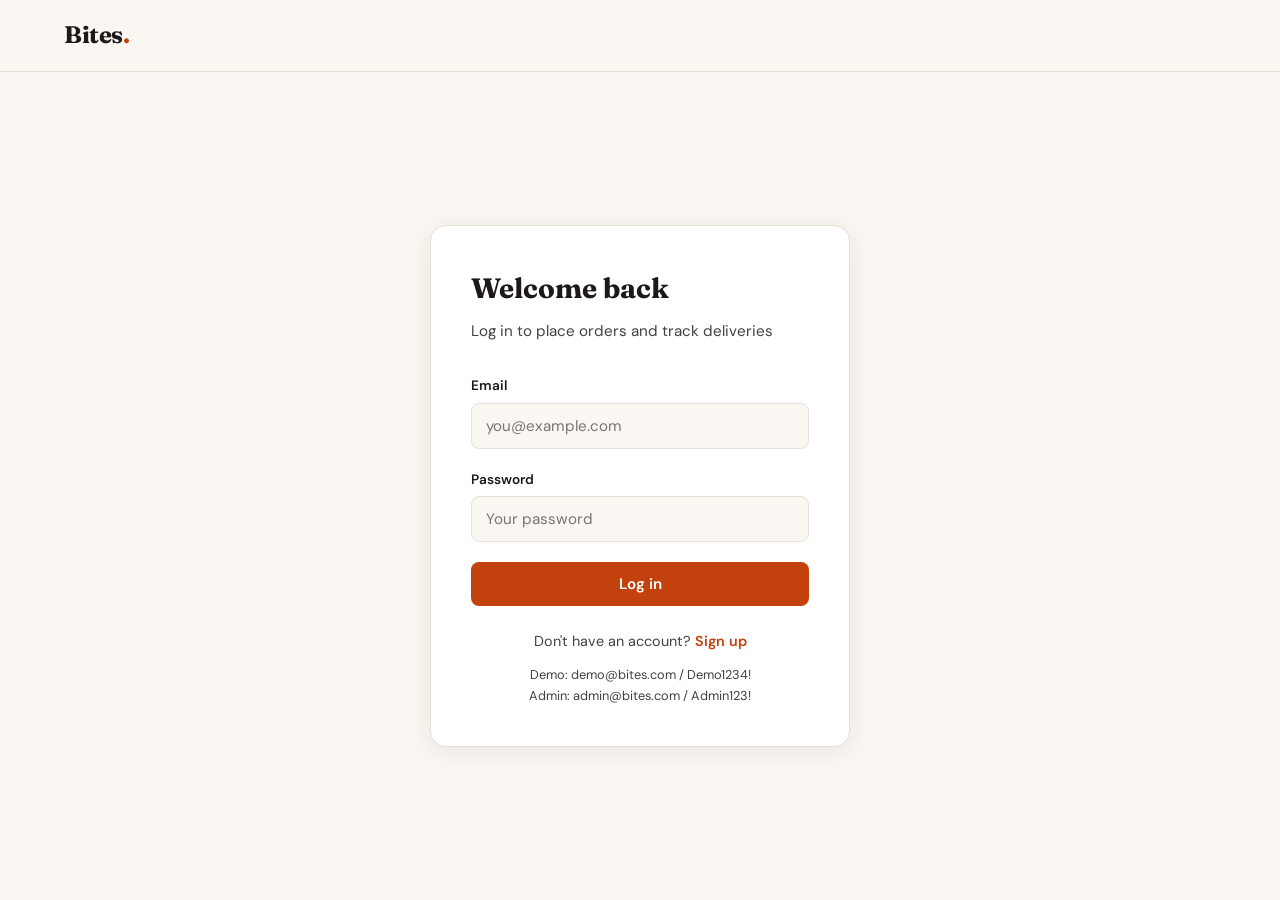
<file: admin.html>
<!doctype html>
<html lang="en">
  <head>
    <meta charset="UTF-8" />
    <meta name="viewport" content="width=device-width, initial-scale=1.0" />
    <title>Admin — Bites</title>
    <link rel="stylesheet" href="css/styles.css" />
  </head>
  <body>
    <nav class="navbar">
      <div class="nav-inner">
        <a href="index.html" class="logo">Bites<span>.</span></a>
        <ul class="nav-links">
          <li><a href="index.html">Menu</a></li>
          <li><a href="admin.html" class="active">Admin</a></li>
        </ul>
        <div class="nav-actions">
          <div id="user-menu" style="display: flex">
            <span class="user-greeting"
              >Admin: <strong id="user-name"></strong
            ></span>
            <a href="#" id="logout-btn" class="btn btn-ghost btn-sm">Logout</a>
          </div>
        </div>
      </div>
    </nav>

    <section class="section">
      <div class="section-header">
        <h2>Admin dashboard</h2>
        <p>Manage orders and menu items</p>
      </div>

      <div class="admin-tabs">
        <button class="tab-btn active" data-tab="orders">Orders</button>
        <button class="tab-btn" data-tab="menu">Add menu item</button>
      </div>

      <div id="tab-orders">
        <div class="admin-table-wrap">
          <table class="admin-table">
            <thead>
              <tr>
                <th>ID</th>
                <th>Customer</th>
                <th>Items</th>
                <th>Total</th>
                <th>Status</th>
                <th>Date</th>
              </tr>
            </thead>
            <tbody id="orders-table-body">
              <tr>
                <td colspan="6" class="loading">Loading...</td>
              </tr>
            </tbody>
          </table>
        </div>
      </div>

      <div id="tab-menu" style="display: none">
        <div class="auth-card" style="max-width: 520px">
          <h1 style="font-size: 1.25rem; margin-bottom: 20px">Add new dish</h1>
          <div id="menu-error" class="form-error"></div>
          <div
            id="menu-success"
            class="form-error"
            style="background: #ecfdf5; color: #065f46; display: none"
          ></div>
          <form id="add-menu-form">
            <div class="form-group">
              <label for="item-name">Name</label>
              <input type="text" id="item-name" required />
            </div>
            <div class="form-group">
              <label for="item-desc">Description</label>
              <textarea id="item-desc" required></textarea>
            </div>
            <div class="form-group">
              <label for="item-price">Price ($)</label>
              <input
                type="number"
                id="item-price"
                step="0.01"
                min="0.01"
                required
              />
            </div>
            <div class="form-group">
              <label for="item-image">Image URL</label>
              <input
                type="url"
                id="item-image"
                required
                placeholder="https://images.unsplash.com/..."
              />
            </div>
            <div class="form-group">
              <label for="item-category">Category</label>
              <select id="item-category" required></select>
            </div>
            <div class="form-group" style="display: flex; gap: 20px">
              <label
                ><input type="checkbox" id="item-available" checked />
                Available</label
              >
              <label
                ><input type="checkbox" id="item-featured" /> Featured</label
              >
            </div>
            <button type="submit" class="btn btn-primary">Add dish</button>
          </form>
        </div>
      </div>
    </section>

    <script src="js/config.js"></script>
    <script src="js/mock-data.js"></script>
    <script src="js/api.js"></script>
    <script src="js/auth.js"></script>
    <script>
      if (!Auth.requireAdmin()) throw new Error("admin required");

      const statuses = [
        "Pending",
        "Confirmed",
        "Preparing",
        "OutForDelivery",
        "Delivered",
        "Cancelled",
      ];

      document.querySelectorAll(".tab-btn").forEach((btn) => {
        btn.addEventListener("click", () => {
          document
            .querySelectorAll(".tab-btn")
            .forEach((b) => b.classList.remove("active"));
          btn.classList.add("active");
          document.getElementById("tab-orders").style.display =
            btn.dataset.tab === "orders" ? "block" : "none";
          document.getElementById("tab-menu").style.display =
            btn.dataset.tab === "menu" ? "block" : "none";
        });
      });

      async function loadOrders() {
        const tbody = document.getElementById("orders-table-body");
        try {
          const orders = await Api.get("/admin/orders");
          if (orders.length === 0) {
            tbody.innerHTML = '<tr><td colspan="6">No orders yet</td></tr>';
            return;
          }
          tbody.innerHTML = orders
            .map(
              (o) => `
          <tr>
            <td>#${o.id}</td>
            <td>${o.customerName}<br><small style="color:var(--ink-soft)">${o.customerEmail}</small></td>
            <td>${o.itemCount} items</td>
            <td>$${o.totalAmount.toFixed(2)}</td>
            <td>
              <select class="status-select" data-order="${o.id}">
                ${statuses.map((s) => `<option value="${s}" ${s === o.status ? "selected" : ""}>${s}</option>`).join("")}
              </select>
            </td>
            <td>${new Date(o.createdAt).toLocaleDateString()}</td>
          </tr>
        `,
            )
            .join("");

          tbody.querySelectorAll(".status-select").forEach((select) => {
            select.addEventListener("change", async () => {
              try {
                await Api.patch(
                  `/admin/orders/${select.dataset.order}/status`,
                  {
                    status: select.value,
                  },
                );
              } catch (err) {
                alert(err.message);
                loadOrders();
              }
            });
          });
        } catch (err) {
          tbody.innerHTML = `<tr><td colspan="6">Error: ${err.message}</td></tr>`;
        }
      }

      async function loadCategories() {
        const select = document.getElementById("item-category");
        const categories = await Api.get("/menu/categories");
        select.innerHTML = categories
          .map((c) => `<option value="${c.id}">${c.name}</option>`)
          .join("");
      }

      document
        .getElementById("add-menu-form")
        .addEventListener("submit", async (e) => {
          e.preventDefault();
          const errorEl = document.getElementById("menu-error");
          const successEl = document.getElementById("menu-success");
          errorEl.classList.remove("show");
          successEl.style.display = "none";

          try {
            await Api.post("/admin/menu", {
              name: document.getElementById("item-name").value,
              description: document.getElementById("item-desc").value,
              price: parseFloat(document.getElementById("item-price").value),
              imageUrl: document.getElementById("item-image").value,
              categoryId: parseInt(
                document.getElementById("item-category").value,
              ),
              isAvailable: document.getElementById("item-available").checked,
              isFeatured: document.getElementById("item-featured").checked,
            });
            e.target.reset();
            document.getElementById("item-available").checked = true;
            successEl.textContent = "Dish added successfully!";
            successEl.style.display = "block";
          } catch (err) {
            errorEl.textContent = err.message;
            errorEl.classList.add("show");
          }
        });

      document.addEventListener("DOMContentLoaded", () => {
        loadOrders();
        loadCategories();
      });
    </script>
  </body>
</html>
</file>
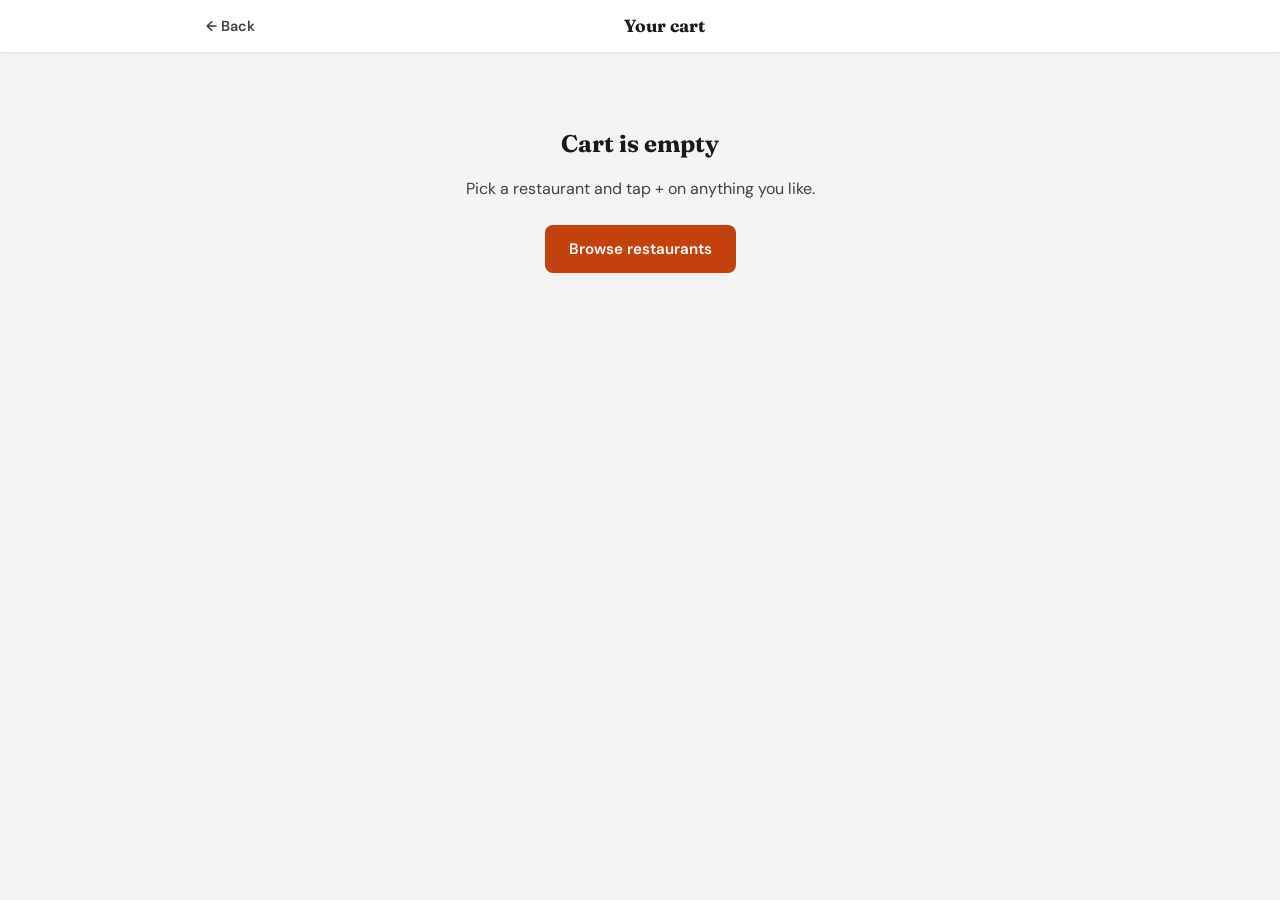
<file: cart.html>
<!doctype html>
<html lang="en">
  <head>
    <meta charset="UTF-8" />
    <meta name="viewport" content="width=device-width, initial-scale=1.0" />
    <title>Cart — Bites</title>
    <link rel="stylesheet" href="css/styles.css" />
  </head>
  <body class="app-body">
    <header class="app-header simple">
      <div class="app-header-inner">
        <a href="index.html" class="back-link">← Back</a>
        <h1 class="page-title">Your cart</h1>
        <span></span>
      </div>
    </header>

    <main class="app-main checkout-main">
      <div id="cart-content"></div>
    </main>

    <script src="js/config.js"></script>
    <script src="js/utils.js"></script>
    <script src="js/mock-data.js"></script>
    <script src="js/api.js"></script>
    <script src="js/auth.js"></script>
    <script src="js/cart.js"></script>
    <script>
      function renderCart() {
        const container = document.getElementById("cart-content");
        const items = Cart.getItems();
        const restaurant = Cart.getRestaurant();

        if (items.length === 0) {
          container.innerHTML = `
          <div class="empty-state">
            <h2>Cart is empty</h2>
            <p>Pick a restaurant and tap + on anything you like.</p>
            <a href="index.html" class="btn btn-primary">Browse restaurants</a>
          </div>
        `;
          return;
        }

        const subtotal = Cart.getSubtotal();
        const delivery = Cart.getDeliveryFee();
        const total = Cart.getTotal();

        container.innerHTML = `
        <div class="checkout-restaurant">
          <span>Ordering from</span>
          <strong>${restaurant?.name || ""}</strong>
        </div>

        <div class="checkout-items">
          ${items
            .map(
              (item) => `
            <div class="checkout-item">
              <img src="${item.imageUrl}" alt="${item.name}">
              <div class="checkout-item-info">
                <strong>${item.name}</strong>
                <span>${Utils.formatPrice(item.price)}</span>
              </div>
              <div class="inline-qty">
                <button class="qty-btn-sm" data-action="decrease" data-id="${item.id}">−</button>
                <span>${item.quantity}</span>
                <button class="qty-btn-sm" data-action="increase" data-id="${item.id}">+</button>
              </div>
            </div>
          `,
            )
            .join("")}
        </div>

        <div class="checkout-section">
          <h3>Delivery address</h3>
          <textarea id="address" placeholder="Building, street, area, city..." rows="2"></textarea>
        </div>

        <div class="checkout-section">
          <h3>Notes <span class="optional">optional</span></h3>
          <input type="text" id="notes" placeholder="Ring bell, leave at door...">
        </div>

        <div class="checkout-summary">
          <div class="summary-row"><span>Subtotal</span><span>${Utils.formatPrice(subtotal)}</span></div>
          <div class="summary-row"><span>Delivery</span><span>${Utils.formatPrice(delivery)}</span></div>
          <div class="summary-row total"><span>Total</span><span>${Utils.formatPrice(total)}</span></div>
        </div>

        <div id="checkout-error" class="form-error"></div>
        <button id="checkout-btn" class="btn btn-primary btn-block btn-checkout">
          Continue to payment · ${Utils.formatPrice(total)}
        </button>
      `;

        container.querySelectorAll("[data-action]").forEach((btn) => {
          btn.addEventListener("click", () => {
            const id = parseInt(btn.dataset.id);
            const item = Cart.getItems().find((i) => i.id === id);
            if (!item) return;
            const qty =
              btn.dataset.action === "increase"
                ? item.quantity + 1
                : item.quantity - 1;
            Cart.updateQuantity(id, qty);
            renderCart();
          });
        });

        document
          .getElementById("checkout-btn")
          .addEventListener("click", goToPayment);
      }

      function goToPayment() {
        if (!Auth.isLoggedIn()) {
          window.location.href = "login.html";
          return;
        }

        const address = document.getElementById("address").value.trim();
        const errorEl = document.getElementById("checkout-error");
        errorEl.classList.remove("show");

        if (address.length < 5) {
          errorEl.textContent = "Please enter your delivery address.";
          errorEl.classList.add("show");
          return;
        }

        const restaurant = Cart.getRestaurant();
        sessionStorage.setItem(
          "checkoutDraft",
          JSON.stringify({
            address,
            notes: document.getElementById("notes").value.trim() || null,
            items: Cart.getItems(),
            total: Cart.getTotal(),
            subtotal: Cart.getSubtotal(),
            deliveryFee: Cart.getDeliveryFee(),
            restaurantName: restaurant?.name || "",
          }),
        );

        window.location.href = "payment.html";
      }

      document.addEventListener("DOMContentLoaded", renderCart);
    </script>
  </body>
</html>
</file>
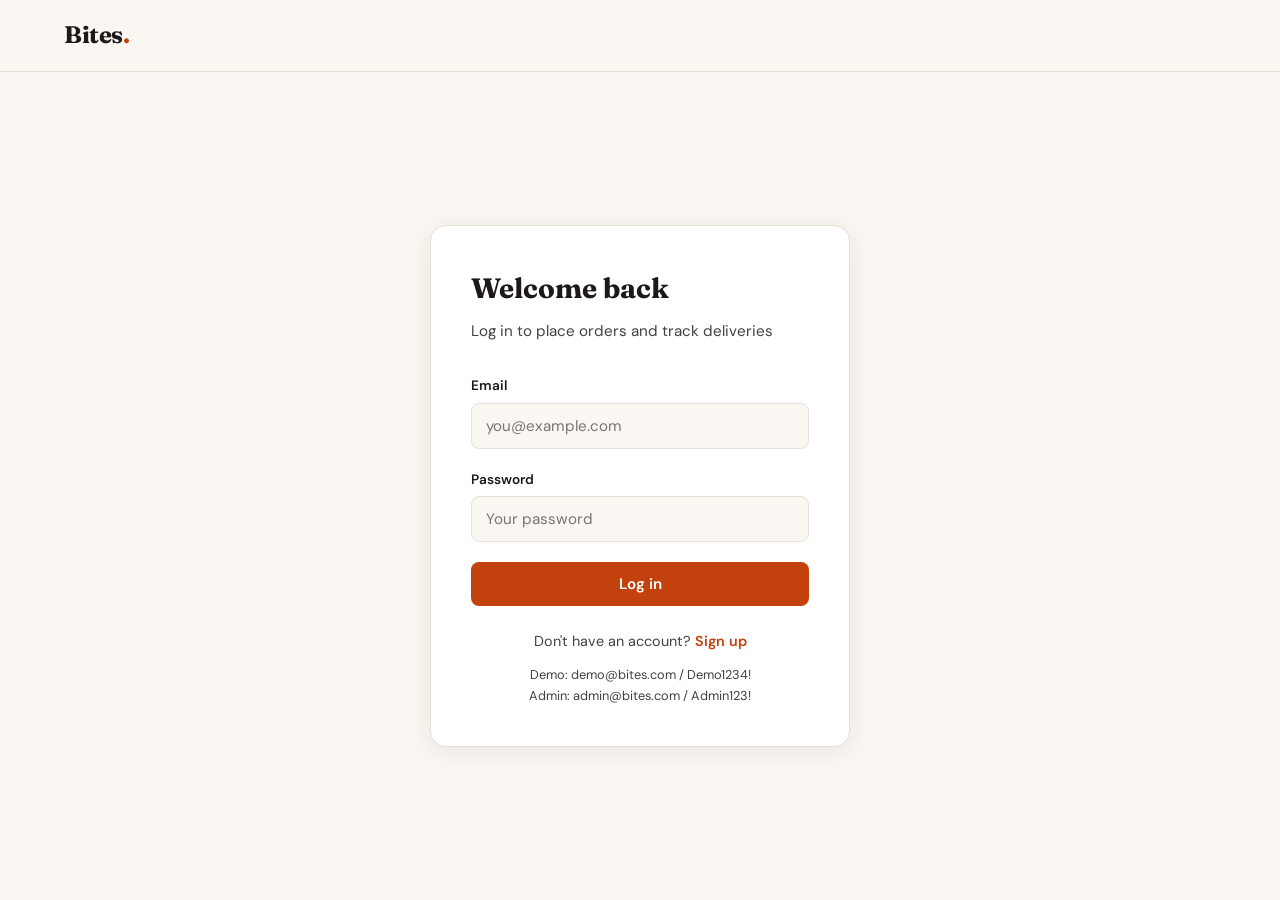
<file: login.html>
<!doctype html>
<html lang="en">
  <head>
    <meta charset="UTF-8" />
    <meta name="viewport" content="width=device-width, initial-scale=1.0" />
    <title>Log in — Bites</title>
    <link rel="stylesheet" href="css/styles.css" />
  </head>
  <body>
    <nav class="navbar">
      <div class="nav-inner">
        <a href="index.html" class="logo">Bites<span>.</span></a>
      </div>
    </nav>

    <main class="auth-page">
      <div class="auth-card">
        <h1>Welcome back</h1>
        <p class="subtitle">Log in to place orders and track deliveries</p>

        <div id="error" class="form-error"></div>

        <form id="login-form">
          <div class="form-group">
            <label for="email">Email</label>
            <input
              type="email"
              id="email"
              required
              placeholder="you@example.com"
            />
          </div>
          <div class="form-group">
            <label for="password">Password</label>
            <input
              type="password"
              id="password"
              required
              placeholder="Your password"
              minlength="8"
            />
          </div>
          <button type="submit" class="btn btn-primary btn-block">
            Log in
          </button>
        </form>

        <p class="auth-footer">
          Don't have an account? <a href="register.html">Sign up</a>
        </p>

        <p class="auth-footer" style="margin-top: 12px; font-size: 0.8rem">
          Demo: demo@bites.com / Demo1234!<br />
          Admin: admin@bites.com / Admin123!
        </p>
      </div>
    </main>

    <script src="js/config.js"></script>
    <script src="js/mock-data.js"></script>
    <script src="js/api.js"></script>
    <script src="js/auth.js"></script>
    <script>
      if (Auth.isLoggedIn()) window.location.href = "index.html";

      document
        .getElementById("login-form")
        .addEventListener("submit", async (e) => {
          e.preventDefault();
          const errorEl = document.getElementById("error");
          errorEl.classList.remove("show");

          try {
            const data = await Api.post("/auth/login", {
              email: document.getElementById("email").value,
              password: document.getElementById("password").value,
            });
            Auth.saveSession(data);
            window.location.href = "index.html";
          } catch (err) {
            errorEl.textContent = err.message;
            errorEl.classList.add("show");
          }
        });
    </script>
  </body>
</html>
</file>
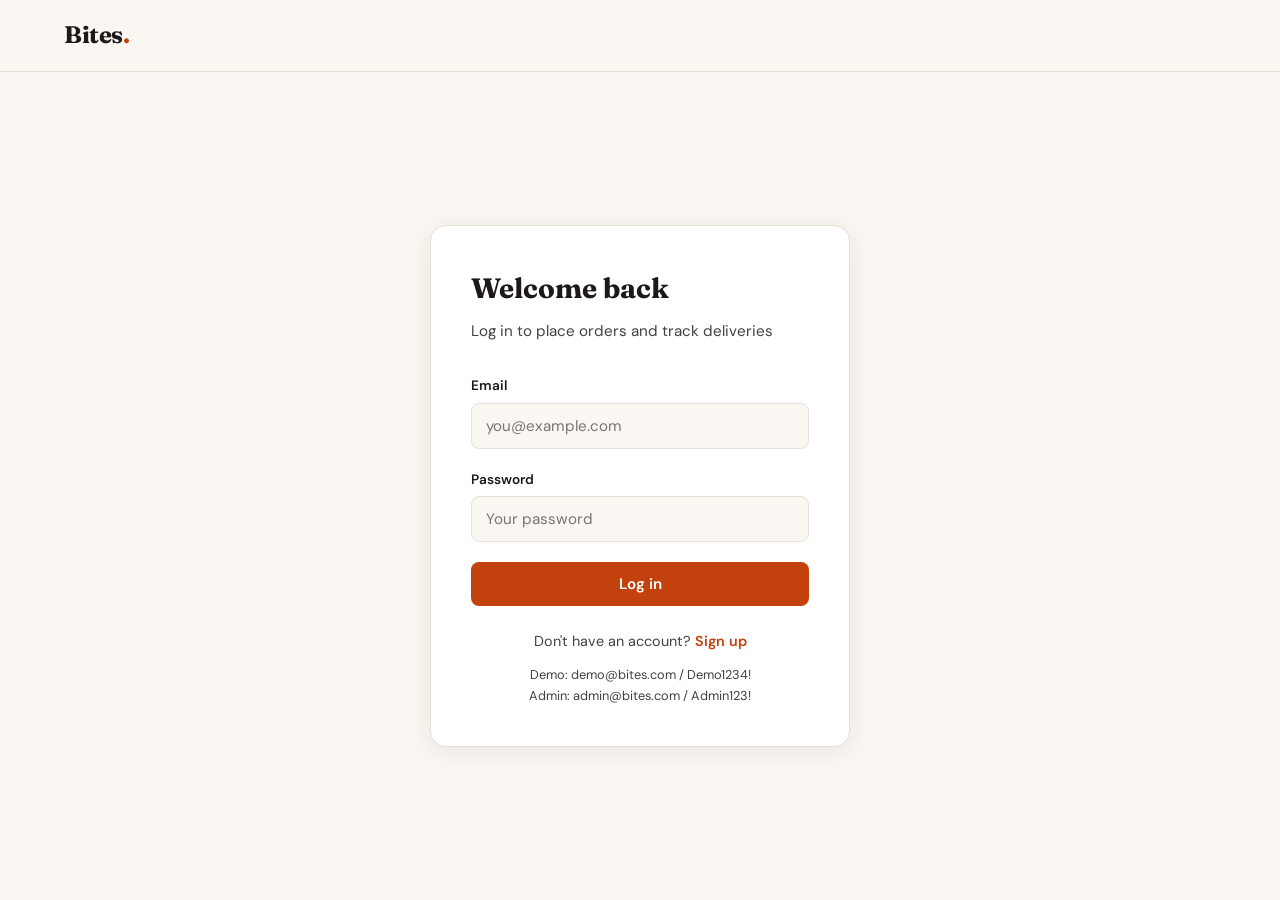
<file: orders.html>
<!doctype html>
<html lang="en">
  <head>
    <meta charset="UTF-8" />
    <meta name="viewport" content="width=device-width, initial-scale=1.0" />
    <title>My Orders — Bites</title>
    <link rel="stylesheet" href="css/styles.css" />
  </head>
  <body class="app-body">
    <header class="app-header simple">
      <div class="app-header-inner">
        <a href="index.html" class="back-link">← Home</a>
        <h1 class="page-title">My Orders</h1>
        <span></span>
      </div>
    </header>

    <main class="app-main">
      <div
        id="success-banner"
        class="success-banner"
        style="display: none"
      ></div>
      <div id="orders-list" class="orders-list">
        <div class="loading"><div class="spinner"></div></div>
      </div>
    </main>

    <script src="js/config.js"></script>
    <script src="js/utils.js"></script>
    <script src="js/mock-data.js"></script>
    <script src="js/api.js"></script>
    <script src="js/auth.js"></script>
    <script src="js/cart.js"></script>
    <script>
      if (!Auth.requireAuth()) throw new Error("auth required");

      function formatPayStatus(status) {
        const map = {
          Paid: "Paid ✓",
          PayOnDelivery: "Pay on delivery",
          AwaitingPayment: "Awaiting payment",
          Failed: "Failed",
        };
        return map[status] || status;
      }

      function formatDate(dateStr) {
        return new Date(dateStr).toLocaleDateString("en-EG", {
          month: "short",
          day: "numeric",
          hour: "2-digit",
          minute: "2-digit",
        });
      }

      function showSuccessBanner() {
        const lastOrder = sessionStorage.getItem("lastOrder");
        if (!lastOrder || !Utils.getQueryParam("success")) return;

        const order = JSON.parse(lastOrder);
        sessionStorage.removeItem("lastOrder");

        const banner = document.getElementById("success-banner");
        let extra = "";
        if (order.transactionId) {
          extra = `<div class="fawry-code">Transaction: <strong>${order.transactionId}</strong></div>`;
        } else if (order.paymentReference) {
          extra = `<div class="fawry-code">Ref: ${order.paymentReference}</div>`;
        }

        const paidLabel =
          order.paymentStatus === "PayOnDelivery"
            ? "Pay on delivery"
            : order.paymentStatus === "Paid"
              ? "✓ Paid"
              : order.paymentStatus;

        banner.style.display = "block";
        banner.innerHTML = `
        <strong>Order #${order.id} confirmed!</strong>
        <p>${order.paymentMethod} · ${paidLabel} · ${Utils.formatPrice(order.totalAmount)}</p>
        ${extra}
      `;
      }

      function renderOrders(orders) {
        const container = document.getElementById("orders-list");

        if (orders.length === 0) {
          container.innerHTML = `
          <div class="empty-state">
            <h2>No orders yet</h2>
            <p>Tap a restaurant and order something tasty.</p>
            <a href="index.html" class="btn btn-primary">Browse restaurants</a>
          </div>
        `;
          return;
        }

        container.innerHTML = orders
          .map(
            (order) => `
        <div class="order-card">
          <div class="order-header">
            <div>
              <h3>Order #${order.id}</h3>
              <div class="order-date">${formatDate(order.createdAt)}</div>
            </div>
            <span class="status-badge status-${order.status}">${order.status.replace(/([A-Z])/g, " $1").trim()}</span>
          </div>
          <div class="order-items-list">
            ${order.items.map((i) => `${i.quantity}× ${i.name}`).join(" · ")}
          </div>
          <div class="order-meta">
            <span>📍 ${order.deliveryAddress}</span>
            <span>💳 ${order.paymentMethod} · <span class="pay-status pay-${order.paymentStatus}">${formatPayStatus(order.paymentStatus)}</span>${order.transactionId ? ` · ${order.transactionId}` : ""}</span>
          </div>
          <div class="order-footer">
            <span class="order-total">${Utils.formatPrice(order.totalAmount)}</span>
          </div>
        </div>
      `,
          )
          .join("");
      }

      document.addEventListener("DOMContentLoaded", async () => {
        showSuccessBanner();
        try {
          const orders = await Api.get("/orders");
          renderOrders(orders);
        } catch (err) {
          document.getElementById("orders-list").innerHTML = `
          <div class="empty-state"><h2>Could not load orders</h2><p>${err.message}</p></div>
        `;
        }
      });
    </script>
  </body>
</html>
</file>
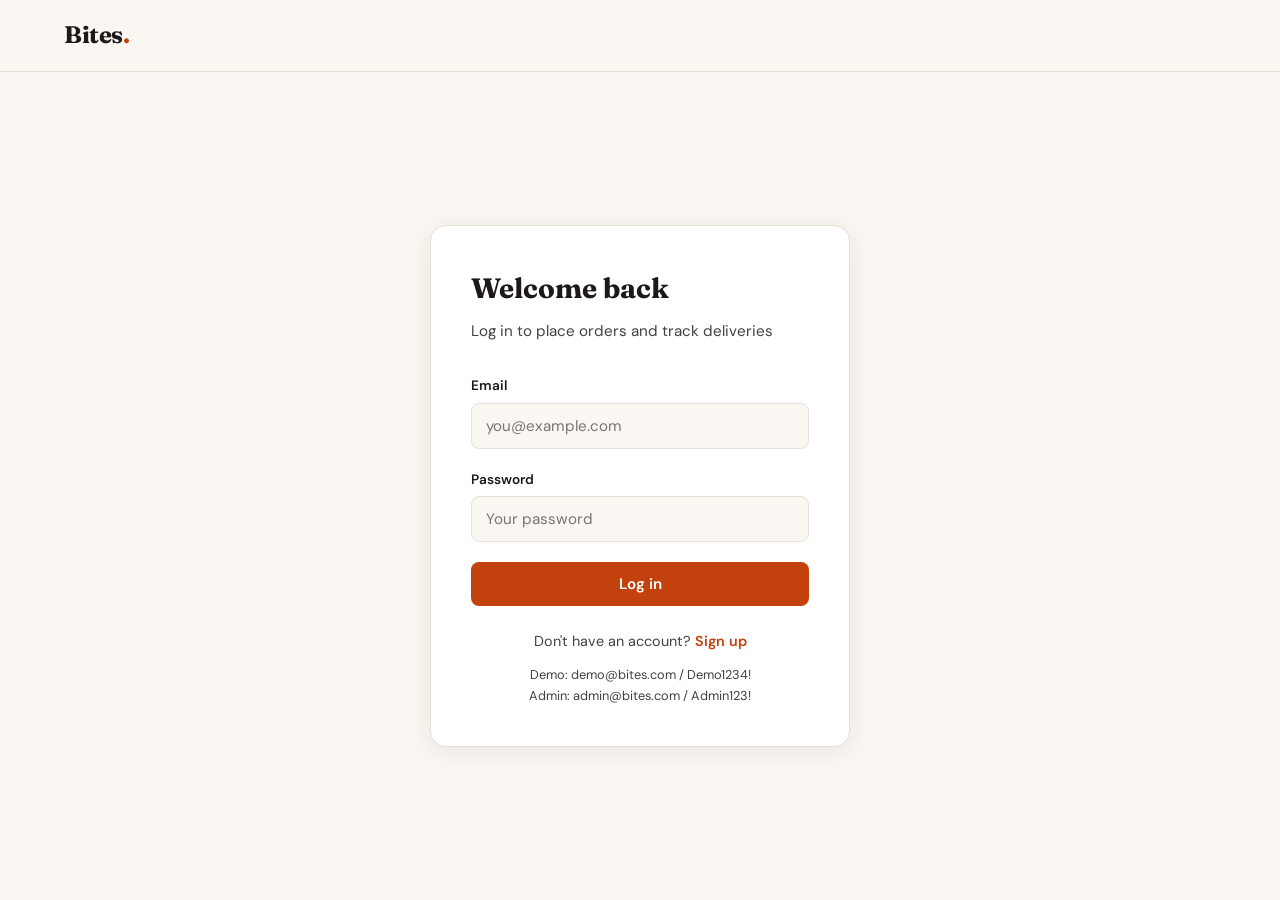
<file: payment.html>
<!doctype html>
<html lang="en">
  <head>
    <meta charset="UTF-8" />
    <meta name="viewport" content="width=device-width, initial-scale=1.0" />
    <title>Payment — Bites</title>
    <link rel="stylesheet" href="css/styles.css" />
  </head>
  <body class="app-body">
    <header class="app-header simple">
      <div class="app-header-inner">
        <a href="cart.html" class="back-link">← Cart</a>
        <h1 class="page-title">Payment</h1>
        <span></span>
      </div>
    </header>

    <main class="app-main" id="payment-main">
      <div class="loading"><div class="spinner"></div></div>
    </main>

    <div id="payment-overlay" class="payment-overlay">
      <div class="processing-card">
        <div class="spinner"></div>
        <p class="processing-title">Processing payment...</p>
        <p class="processing-sub">Please wait</p>
      </div>
    </div>

    <script src="js/config.js"></script>
    <script src="js/utils.js"></script>
    <script src="js/mock-data.js"></script>
    <script src="js/api.js"></script>
    <script src="js/auth.js"></script>
    <script src="js/cart.js"></script>
    <script src="js/payment.js"></script>
    <script>
      if (!Auth.isLoggedIn()) {
        window.location.href = "login.html";
      }

      const METHODS = [
        { id: "CashOnDelivery", icon: "💵", name: "Cash on Delivery" },
        { id: "Visa", icon: "💳", name: "Visa / Mastercard" },
        { id: "Fawry", icon: "🏪", name: "Fawry" },
        { id: "VodafoneCash", icon: "📱", name: "Vodafone Cash" },
      ];

      let draft = null;

      async function init() {
        draft = Payment.getCheckoutDraft();
        if (!draft || !Cart.getItems().length) {
          window.location.href = "cart.html";
          return;
        }

        await Payment.loadDemoInfo();
        render();
      }

      function render() {
        const total = draft.total;
        const main = document.getElementById("payment-main");

        main.innerHTML = `
        <div class="pay-amount-box">
          <span>Total to pay</span>
          <strong>${Utils.formatPrice(total)}</strong>
          <small>${draft.restaurantName}</small>
        </div>

        <div class="demo-sandbox-banner">
          🧪 <strong>Demo sandbox</strong> — practice real flows, no real money charged
        </div>

        <div class="checkout-section">
          <h3>Choose payment method</h3>
          <div class="payment-tabs" id="method-tabs">
            ${METHODS.map(
              (m) => `
              <button type="button" class="payment-tab ${Payment.method === m.id ? "active" : ""}" data-method="${m.id}">
                <span>${m.icon}</span>${m.name}
              </button>
            `,
            ).join("")}
          </div>
        </div>

        <div id="payment-panel"></div>
        <div id="pay-error" class="form-error"></div>
        <button id="pay-btn" class="btn btn-primary btn-block btn-checkout">Pay ${Utils.formatPrice(total)}</button>

        <div class="demo-credentials" id="demo-creds"></div>
      `;

        renderPanel();
        renderDemoCreds();
        bindTabs();
        document.getElementById("pay-btn").addEventListener("click", handlePay);
      }

      function renderDemoCreds() {
        const info = Payment.demoInfo;
        if (!info) return;
        document.getElementById("demo-creds").innerHTML = `
        <h4>Demo credentials</h4>
        <p><strong>Visa success:</strong> ${info.testCards[0]?.number} · Exp 12/28 · CVV 123</p>
        <p><strong>Card declined:</strong> ${info.testCards[1]?.number}</p>
        <p><strong>Vodafone OTP:</strong> ${info.vodafoneDemoOtp}</p>
      `;
      }

      function bindTabs() {
        document.querySelectorAll(".payment-tab").forEach((tab) => {
          tab.addEventListener("click", () => {
            Payment.method = tab.dataset.method;
            Payment.vodafoneSession = null;
            Payment.fawrySession = null;
            document
              .querySelectorAll(".payment-tab")
              .forEach((t) => t.classList.remove("active"));
            tab.classList.add("active");
            renderPanel();
            updatePayButton();
          });
        });
      }

      function renderPanel() {
        const panel = document.getElementById("payment-panel");
        const total = draft.total;

        if (Payment.method === "CashOnDelivery") {
          panel.innerHTML = `
          <div class="checkout-section pay-panel">
            <p class="pay-panel-desc">Pay the delivery driver in cash when your food arrives. No online charge now.</p>
            <div class="cod-steps">
              <div class="cod-step"><span>1</span> Order confirmed instantly</div>
              <div class="cod-step"><span>2</span> Track your delivery</div>
              <div class="cod-step"><span>3</span> Pay ${Utils.formatPrice(total)} in cash</div>
            </div>
          </div>
        `;
          return;
        }

        if (Payment.method === "Visa") {
          panel.innerHTML = `
          <div class="checkout-section pay-panel">
            <div class="card-preview">
              <div class="card-chip"></div>
              <div class="card-number-preview" id="card-preview-num">•••• •••• •••• ••••</div>
              <div class="card-preview-footer">
                <span id="card-preview-name">YOUR NAME</span>
                <span id="card-preview-exp">MM/YY</span>
              </div>
            </div>
            <div class="form-group">
              <label>Card number</label>
              <input type="text" id="card-number" placeholder="4242 4242 4242 4242" maxlength="19" inputmode="numeric">
            </div>
            <div class="form-row-2">
              <div class="form-group">
                <label>Expiry</label>
                <input type="text" id="card-expiry" placeholder="MM/YY" maxlength="5" inputmode="numeric">
              </div>
              <div class="form-group">
                <label>CVV</label>
                <input type="password" id="card-cvv" placeholder="123" maxlength="4" inputmode="numeric">
              </div>
            </div>
            <div class="form-group">
              <label>Cardholder name</label>
              <input type="text" id="card-name" placeholder="Name on card">
            </div>
          </div>
        `;
          bindCardPreview();
          return;
        }

        if (Payment.method === "VodafoneCash") {
          panel.innerHTML = `
          <div class="checkout-section pay-panel">
            <p class="pay-panel-desc">We'll send a demo USSD push to your Vodafone Cash wallet.</p>
            <div class="form-group">
              <label>Wallet number</label>
              <input type="tel" id="vf-phone" placeholder="01012345678" maxlength="11" value="${draft.vodafonePhone || ""}">
            </div>
            <button type="button" class="btn btn-secondary btn-block" id="vf-send-otp">Send OTP</button>
            <div id="vf-otp-section" style="display:none;margin-top:16px">
              <div class="otp-sent-msg" id="vf-otp-msg"></div>
              <div class="form-group">
                <label>Enter 6-digit OTP</label>
                <input type="text" id="vf-otp" placeholder="123456" maxlength="6" inputmode="numeric" class="otp-input">
              </div>
            </div>
          </div>
        `;
          document
            .getElementById("vf-send-otp")
            .addEventListener("click", sendVodafoneOtp);
          return;
        }

        if (Payment.method === "Fawry") {
          panel.innerHTML = `
          <div class="checkout-section pay-panel">
            <p class="pay-panel-desc">Generate a Fawry reference code, pay at any outlet, then confirm.</p>
            <button type="button" class="btn btn-secondary btn-block" id="fawry-generate">Generate Fawry code</button>
            <div id="fawry-code-box" style="display:none"></div>
          </div>
        `;
          document
            .getElementById("fawry-generate")
            .addEventListener("click", generateFawry);
          if (Payment.fawrySession) showFawryCode(Payment.fawrySession);
        }
      }

      function bindCardPreview() {
        const num = document.getElementById("card-number");
        const exp = document.getElementById("card-expiry");
        const name = document.getElementById("card-name");

        num?.addEventListener("input", () => {
          num.value = Payment.formatCardNumber(num.value);
          document.getElementById("card-preview-num").textContent =
            num.value || "•••• •••• •••• ••••";
        });
        exp?.addEventListener("input", () => {
          exp.value = Payment.formatExpiry(exp.value);
          document.getElementById("card-preview-exp").textContent =
            exp.value || "MM/YY";
        });
        name?.addEventListener("input", () => {
          document.getElementById("card-preview-name").textContent =
            name.value.toUpperCase() || "YOUR NAME";
        });
      }

      async function sendVodafoneOtp() {
        const phone = document.getElementById("vf-phone").value.trim();
        const btn = document.getElementById("vf-send-otp");
        const err = document.getElementById("pay-error");
        err.classList.remove("show");

        btn.disabled = true;
        btn.textContent = "Sending...";

        try {
          Payment.vodafoneSession = await Payment.requestVodafoneOtp(
            phone,
            draft.total,
          );
          document.getElementById("vf-otp-section").style.display = "block";
          document.getElementById("vf-otp-msg").textContent =
            Payment.vodafoneSession.message;
          btn.textContent = "OTP sent ✓";
        } catch (e) {
          err.textContent = e.message;
          err.classList.add("show");
          btn.disabled = false;
          btn.textContent = "Send OTP";
        }
      }

      async function generateFawry() {
        const btn = document.getElementById("fawry-generate");
        const err = document.getElementById("pay-error");
        err.classList.remove("show");
        btn.disabled = true;
        btn.textContent = "Generating...";

        try {
          Payment.fawrySession = await Payment.initiateFawry(draft.total);
          showFawryCode(Payment.fawrySession);
          btn.style.display = "none";
        } catch (e) {
          err.textContent = e.message;
          err.classList.add("show");
          btn.disabled = false;
          btn.textContent = "Generate Fawry code";
        }
      }

      function showFawryCode(session) {
        const box = document.getElementById("fawry-code-box");
        box.style.display = "block";
        box.innerHTML = `
        <div class="fawry-code-display">
          <span>Reference code</span>
          <strong>${session.fawryCode}</strong>
          <p>${session.instructions}</p>
          <p class="fawry-amount">Amount: ${Utils.formatPrice(session.amount)}</p>
        </div>
        <button type="button" class="btn btn-secondary btn-block" id="fawry-simulate" style="margin-top:12px">
          🧪 Simulate "I paid at Fawry"
        </button>
        <p class="payment-hint" style="margin-top:8px">In real life you'd pay at Fawry first. Here, click simulate after "paying".</p>
      `;
        document
          .getElementById("fawry-simulate")
          .addEventListener("click", async () => {
            const simBtn = document.getElementById("fawry-simulate");
            simBtn.disabled = true;
            simBtn.textContent = "Confirming payment...";
            try {
              await Payment.simulateFawryPay(session.sessionId);
              session.paid = true;
              simBtn.textContent = "✓ Payment confirmed";
              simBtn.classList.add("btn-success");
            } catch (e) {
              showError(e.message);
              simBtn.disabled = false;
              simBtn.textContent = '🧪 Simulate "I paid at Fawry"';
            }
          });
      }

      function updatePayButton() {
        const btn = document.getElementById("pay-btn");
        if (!btn) return;
        const labels = {
          CashOnDelivery: `Confirm order · ${Utils.formatPrice(draft.total)}`,
          Visa: `Pay ${Utils.formatPrice(draft.total)}`,
          Fawry: `Complete order · ${Utils.formatPrice(draft.total)}`,
          VodafoneCash: `Pay ${Utils.formatPrice(draft.total)}`,
        };
        btn.textContent = labels[Payment.method] || "Pay";
      }

      function showError(msg) {
        const err = document.getElementById("pay-error");
        err.textContent = msg;
        err.classList.add("show");
      }

      async function handlePay() {
        const err = document.getElementById("pay-error");
        err.classList.remove("show");
        const btn = document.getElementById("pay-btn");
        btn.disabled = true;

        const payload = {
          deliveryAddress: draft.address,
          notes: draft.notes,
          paymentMethod: Payment.method,
          items: draft.items.map((i) => ({
            menuItemId: i.id,
            quantity: i.quantity,
          })),
        };

        if (Payment.method === "Visa") {
          payload.card = {
            cardNumber: document.getElementById("card-number").value,
            expiry: document.getElementById("card-expiry").value,
            cvv: document.getElementById("card-cvv").value,
            cardholderName: document.getElementById("card-name").value,
          };
          Payment.showProcessing(
            "Processing card...",
            "Contacting payment gateway (demo)",
          );
        } else if (Payment.method === "VodafoneCash") {
          if (!Payment.vodafoneSession) {
            showError("Request OTP first.");
            btn.disabled = false;
            return;
          }
          payload.vodafone = {
            phone: document.getElementById("vf-phone").value,
            otp: document.getElementById("vf-otp").value,
            otpSessionId: Payment.vodafoneSession.sessionId,
          };
          Payment.showProcessing(
            "Verifying Vodafone Cash...",
            "Confirming OTP",
          );
        } else if (Payment.method === "Fawry") {
          if (!Payment.fawrySession?.paid) {
            showError("Generate Fawry code and simulate payment first.");
            btn.disabled = false;
            return;
          }
          payload.fawrySessionId = Payment.fawrySession.sessionId;
          Payment.showProcessing("Confirming Fawry payment...");
        } else {
          Payment.showProcessing("Confirming order...");
        }

        try {
          const result = await Payment.checkout(payload);
          Payment.hideProcessing();

          if (!result.success) {
            showError(result.message);
            btn.disabled = false;
            return;
          }

          Cart.clear();
          sessionStorage.removeItem("checkoutDraft");
          sessionStorage.setItem("lastOrder", JSON.stringify(result.order));
          window.location.href = "orders.html?success=1";
        } catch (e) {
          Payment.hideProcessing();
          showError(e.message);
          btn.disabled = false;
        }
      }

      document.addEventListener("DOMContentLoaded", init);
    </script>
  </body>
</html>
</file>
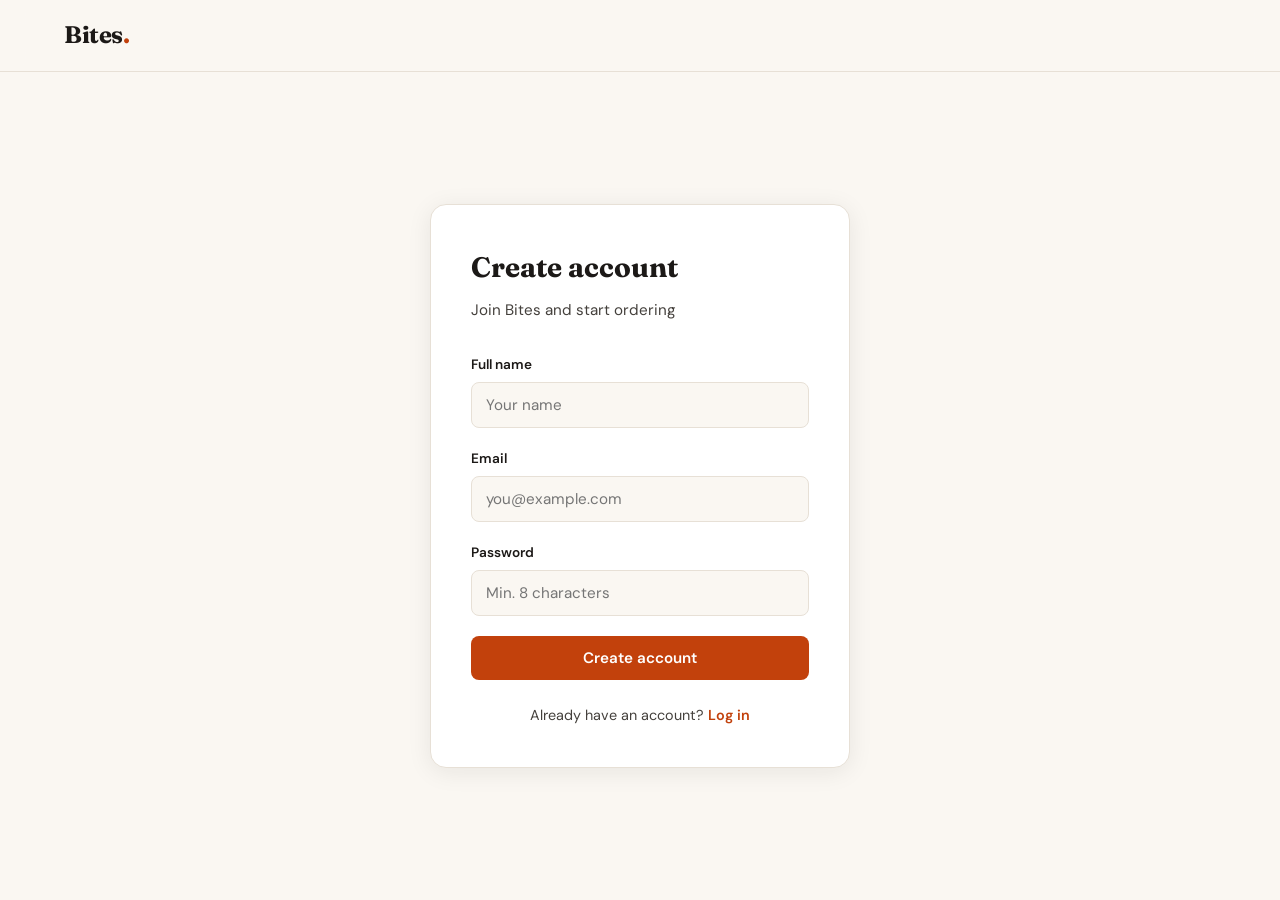
<file: register.html>
<!doctype html>
<html lang="en">
  <head>
    <meta charset="UTF-8" />
    <meta name="viewport" content="width=device-width, initial-scale=1.0" />
    <title>Sign up — Bites</title>
    <link rel="stylesheet" href="css/styles.css" />
  </head>
  <body>
    <nav class="navbar">
      <div class="nav-inner">
        <a href="index.html" class="logo">Bites<span>.</span></a>
      </div>
    </nav>

    <main class="auth-page">
      <div class="auth-card">
        <h1>Create account</h1>
        <p class="subtitle">Join Bites and start ordering</p>

        <div id="error" class="form-error"></div>

        <form id="register-form">
          <div class="form-group">
            <label for="fullName">Full name</label>
            <input
              type="text"
              id="fullName"
              required
              placeholder="Your name"
              minlength="2"
            />
          </div>
          <div class="form-group">
            <label for="email">Email</label>
            <input
              type="email"
              id="email"
              required
              placeholder="you@example.com"
            />
          </div>
          <div class="form-group">
            <label for="password">Password</label>
            <input
              type="password"
              id="password"
              required
              placeholder="Min. 8 characters"
              minlength="8"
            />
          </div>
          <button type="submit" class="btn btn-primary btn-block">
            Create account
          </button>
        </form>

        <p class="auth-footer">
          Already have an account? <a href="login.html">Log in</a>
        </p>
      </div>
    </main>

    <script src="js/config.js"></script>
    <script src="js/mock-data.js"></script>
    <script src="js/api.js"></script>
    <script src="js/auth.js"></script>
    <script>
      if (Auth.isLoggedIn()) window.location.href = "index.html";

      document
        .getElementById("register-form")
        .addEventListener("submit", async (e) => {
          e.preventDefault();
          const errorEl = document.getElementById("error");
          errorEl.classList.remove("show");

          try {
            const data = await Api.post("/auth/register", {
              fullName: document.getElementById("fullName").value,
              email: document.getElementById("email").value,
              password: document.getElementById("password").value,
            });
            Auth.saveSession(data);
            window.location.href = "index.html";
          } catch (err) {
            errorEl.textContent = err.message;
            errorEl.classList.add("show");
          }
        });
    </script>
  </body>
</html>
</file>
<file: css/styles.css>
@import url('https://fonts.googleapis.com/css2?family=DM+Sans:ital,opsz,wght@0,9..40,400;0,9..40,500;0,9..40,600;0,9..40,700;1,9..40,400&family=Fraunces:ital,opsz,wght@0,9..144,500;0,9..144,600;0,9..144,700;1,9..144,500&display=swap');

:root {
  --ink: #1c1917;
  --ink-soft: #44403c;
  --cream: #faf7f2;
  --cream-dark: #f0ebe3;
  --rust: #c2410c;
  --rust-hover: #9a3412;
  --sage: #4d7c5c;
  --sage-light: #e8f0ea;
  --gold: #b45309;
  --white: #ffffff;
  --border: #e7e0d6;
  --shadow: 0 4px 24px rgba(28, 25, 23, 0.08);
  --shadow-lg: 0 12px 48px rgba(28, 25, 23, 0.12);
  --radius: 12px;
  --radius-sm: 8px;
  --font-display: 'Fraunces', Georgia, serif;
  --font-body: 'DM Sans', system-ui, sans-serif;
  --nav-height: 72px;
}

*, *::before, *::after {
  box-sizing: border-box;
  margin: 0;
  padding: 0;
}

html {
  scroll-behavior: smooth;
}

body {
  font-family: var(--font-body);
  background: var(--cream);
  color: var(--ink);
  line-height: 1.6;
  min-height: 100vh;
}

img {
  max-width: 100%;
  display: block;
}

a {
  color: inherit;
  text-decoration: none;
}

button, input, select, textarea {
  font-family: inherit;
}

/* ── Navigation ── */
.navbar {
  position: sticky;
  top: 0;
  z-index: 100;
  height: var(--nav-height);
  background: rgba(250, 247, 242, 0.92);
  backdrop-filter: blur(12px);
  border-bottom: 1px solid var(--border);
}

.nav-inner {
  max-width: 1200px;
  margin: 0 auto;
  padding: 0 24px;
  height: 100%;
  display: flex;
  align-items: center;
  justify-content: space-between;
  gap: 24px;
}

.logo {
  font-family: var(--font-display);
  font-size: 1.5rem;
  font-weight: 700;
  letter-spacing: -0.02em;
  color: var(--ink);
}

.logo span {
  color: var(--rust);
}

.nav-links {
  display: flex;
  align-items: center;
  gap: 28px;
  list-style: none;
}

.nav-links a {
  font-size: 0.95rem;
  font-weight: 500;
  color: var(--ink-soft);
  transition: color 0.2s;
}

.nav-links a:hover,
.nav-links a.active {
  color: var(--ink);
}

.nav-actions {
  display: flex;
  align-items: center;
  gap: 12px;
}

#auth-links {
  display: flex;
  gap: 8px;
}

#user-menu {
  display: none;
  align-items: center;
  gap: 16px;
}

.user-greeting {
  font-size: 0.9rem;
  color: var(--ink-soft);
}

.cart-link {
  position: relative;
  display: flex;
  align-items: center;
  gap: 6px;
  padding: 8px 14px;
  background: var(--white);
  border: 1px solid var(--border);
  border-radius: 999px;
  font-weight: 500;
  font-size: 0.9rem;
  transition: border-color 0.2s, box-shadow 0.2s;
}

.cart-link:hover {
  border-color: var(--rust);
  box-shadow: var(--shadow);
}

.cart-badge {
  display: none;
  align-items: center;
  justify-content: center;
  min-width: 20px;
  height: 20px;
  padding: 0 6px;
  background: var(--rust);
  color: var(--white);
  font-size: 0.75rem;
  font-weight: 600;
  border-radius: 999px;
}

/* ── Buttons ── */
.btn {
  display: inline-flex;
  align-items: center;
  justify-content: center;
  gap: 8px;
  padding: 12px 24px;
  font-size: 0.95rem;
  font-weight: 600;
  border: none;
  border-radius: var(--radius-sm);
  cursor: pointer;
  transition: background 0.2s, transform 0.15s, box-shadow 0.2s;
}

.btn:active {
  transform: scale(0.98);
}

.btn-primary {
  background: var(--rust);
  color: var(--white);
}

.btn-primary:hover {
  background: var(--rust-hover);
  box-shadow: var(--shadow);
}

.btn-secondary {
  background: var(--white);
  color: var(--ink);
  border: 1px solid var(--border);
}

.btn-secondary:hover {
  border-color: var(--ink-soft);
}

.btn-ghost {
  background: transparent;
  color: var(--ink-soft);
  padding: 8px 16px;
}

.btn-ghost:hover {
  color: var(--ink);
  background: var(--cream-dark);
}

.btn-sm {
  padding: 8px 16px;
  font-size: 0.85rem;
}

.btn-block {
  width: 100%;
}

.btn:disabled {
  opacity: 0.5;
  cursor: not-allowed;
}

/* ── Hero ── */
.hero {
  max-width: 1200px;
  margin: 0 auto;
  padding: 48px 24px 32px;
  display: grid;
  grid-template-columns: 1fr 1fr;
  gap: 48px;
  align-items: center;
}

.hero-content h1 {
  font-family: var(--font-display);
  font-size: clamp(2.5rem, 5vw, 3.75rem);
  font-weight: 700;
  line-height: 1.1;
  letter-spacing: -0.03em;
  margin-bottom: 20px;
}

.hero-content h1 em {
  font-style: italic;
  color: var(--rust);
}

.hero-content p {
  font-size: 1.1rem;
  color: var(--ink-soft);
  margin-bottom: 32px;
  max-width: 440px;
}

.hero-actions {
  display: flex;
  gap: 12px;
  flex-wrap: wrap;
}

.hero-image {
  position: relative;
  border-radius: 20px;
  overflow: hidden;
  aspect-ratio: 4/3;
  box-shadow: var(--shadow-lg);
}

.hero-image img {
  width: 100%;
  height: 100%;
  object-fit: cover;
}

.hero-image::after {
  content: '';
  position: absolute;
  inset: 0;
  background: linear-gradient(135deg, transparent 60%, rgba(194, 65, 12, 0.15));
}

/* ── Sections ── */
.section {
  max-width: 1200px;
  margin: 0 auto;
  padding: 48px 24px;
}

.section-header {
  display: flex;
  align-items: flex-end;
  justify-content: space-between;
  margin-bottom: 32px;
  gap: 16px;
  flex-wrap: wrap;
}

.section-header h2 {
  font-family: var(--font-display);
  font-size: 2rem;
  font-weight: 600;
  letter-spacing: -0.02em;
}

.section-header p {
  color: var(--ink-soft);
  font-size: 0.95rem;
}

/* ── Filters ── */
.filters {
  display: flex;
  gap: 8px;
  flex-wrap: wrap;
  margin-bottom: 32px;
}

.filter-btn {
  padding: 8px 18px;
  background: var(--white);
  border: 1px solid var(--border);
  border-radius: 999px;
  font-size: 0.9rem;
  font-weight: 500;
  color: var(--ink-soft);
  cursor: pointer;
  transition: all 0.2s;
}

.filter-btn:hover {
  border-color: var(--ink-soft);
  color: var(--ink);
}

.filter-btn.active {
  background: var(--ink);
  border-color: var(--ink);
  color: var(--white);
}

.search-box {
  position: relative;
  max-width: 320px;
  width: 100%;
}

.search-box input {
  width: 100%;
  padding: 10px 16px 10px 40px;
  background: var(--white);
  border: 1px solid var(--border);
  border-radius: var(--radius-sm);
  font-size: 0.95rem;
  outline: none;
  transition: border-color 0.2s;
}

.search-box input:focus {
  border-color: var(--rust);
}

.search-box::before {
  content: '⌕';
  position: absolute;
  left: 14px;
  top: 50%;
  transform: translateY(-50%);
  color: var(--ink-soft);
  font-size: 1.1rem;
}

/* ── Menu Grid ── */
.menu-grid {
  display: grid;
  grid-template-columns: repeat(auto-fill, minmax(280px, 1fr));
  gap: 24px;
}

.menu-card {
  background: var(--white);
  border-radius: var(--radius);
  overflow: hidden;
  border: 1px solid var(--border);
  transition: transform 0.25s, box-shadow 0.25s;
}

.menu-card:hover {
  transform: translateY(-4px);
  box-shadow: var(--shadow-lg);
}

.menu-card-image {
  position: relative;
  aspect-ratio: 4/3;
  overflow: hidden;
}

.menu-card-image img {
  width: 100%;
  height: 100%;
  object-fit: cover;
  transition: transform 0.4s;
}

.menu-card:hover .menu-card-image img {
  transform: scale(1.05);
}

.menu-card-badge {
  position: absolute;
  top: 12px;
  left: 12px;
  padding: 4px 10px;
  background: var(--sage);
  color: var(--white);
  font-size: 0.75rem;
  font-weight: 600;
  border-radius: 999px;
  text-transform: uppercase;
  letter-spacing: 0.04em;
}

.menu-card-body {
  padding: 20px;
}

.menu-card-category {
  font-size: 0.8rem;
  font-weight: 600;
  color: var(--rust);
  text-transform: uppercase;
  letter-spacing: 0.06em;
  margin-bottom: 6px;
}

.menu-card-body h3 {
  font-family: var(--font-display);
  font-size: 1.2rem;
  font-weight: 600;
  margin-bottom: 8px;
}

.menu-card-body p {
  font-size: 0.9rem;
  color: var(--ink-soft);
  margin-bottom: 16px;
  display: -webkit-box;
  -webkit-line-clamp: 2;
  -webkit-box-orient: vertical;
  overflow: hidden;
}

.menu-card-footer {
  display: flex;
  align-items: center;
  justify-content: space-between;
}

.menu-price {
  font-family: var(--font-display);
  font-size: 1.25rem;
  font-weight: 700;
  color: var(--ink);
}

/* ── Auth Pages ── */
.auth-page {
  min-height: calc(100vh - var(--nav-height));
  display: flex;
  align-items: center;
  justify-content: center;
  padding: 48px 24px;
}

.auth-card {
  width: 100%;
  max-width: 420px;
  background: var(--white);
  border: 1px solid var(--border);
  border-radius: 16px;
  padding: 40px;
  box-shadow: var(--shadow);
}

.auth-card h1 {
  font-family: var(--font-display);
  font-size: 1.75rem;
  margin-bottom: 8px;
}

.auth-card .subtitle {
  color: var(--ink-soft);
  margin-bottom: 32px;
  font-size: 0.95rem;
}

.form-group {
  margin-bottom: 20px;
}

.form-group label {
  display: block;
  font-size: 0.85rem;
  font-weight: 600;
  margin-bottom: 6px;
  color: var(--ink);
}

.form-group input,
.form-group textarea,
.form-group select {
  width: 100%;
  padding: 12px 14px;
  background: var(--cream);
  border: 1px solid var(--border);
  border-radius: var(--radius-sm);
  font-size: 0.95rem;
  outline: none;
  transition: border-color 0.2s, box-shadow 0.2s;
}

.form-group input:focus,
.form-group textarea:focus,
.form-group select:focus {
  border-color: var(--rust);
  box-shadow: 0 0 0 3px rgba(194, 65, 12, 0.1);
}

.form-group textarea {
  resize: vertical;
  min-height: 80px;
}

.form-error {
  background: #fef2f2;
  color: #b91c1c;
  padding: 12px 16px;
  border-radius: var(--radius-sm);
  font-size: 0.9rem;
  margin-bottom: 20px;
  display: none;
}

.form-error.show {
  display: block;
}

.auth-footer {
  text-align: center;
  margin-top: 24px;
  font-size: 0.9rem;
  color: var(--ink-soft);
}

.auth-footer a {
  color: var(--rust);
  font-weight: 600;
}

/* ── Cart Page ── */
.cart-layout {
  display: grid;
  grid-template-columns: 1fr 360px;
  gap: 32px;
  align-items: start;
}

.cart-items {
  display: flex;
  flex-direction: column;
  gap: 16px;
}

.cart-item {
  display: flex;
  gap: 16px;
  background: var(--white);
  border: 1px solid var(--border);
  border-radius: var(--radius);
  padding: 16px;
}

.cart-item-image {
  width: 96px;
  height: 96px;
  border-radius: var(--radius-sm);
  overflow: hidden;
  flex-shrink: 0;
}

.cart-item-image img {
  width: 100%;
  height: 100%;
  object-fit: cover;
}

.cart-item-details {
  flex: 1;
}

.cart-item-details h3 {
  font-family: var(--font-display);
  font-size: 1.1rem;
  margin-bottom: 4px;
}

.cart-item-price {
  color: var(--rust);
  font-weight: 600;
}

.cart-item-actions {
  display: flex;
  align-items: center;
  gap: 12px;
  margin-top: 12px;
}

.qty-control {
  display: flex;
  align-items: center;
  gap: 0;
  border: 1px solid var(--border);
  border-radius: var(--radius-sm);
  overflow: hidden;
}

.qty-btn {
  width: 32px;
  height: 32px;
  background: var(--cream);
  border: none;
  cursor: pointer;
  font-size: 1.1rem;
  color: var(--ink);
  transition: background 0.2s;
}

.qty-btn:hover {
  background: var(--cream-dark);
}

.qty-value {
  width: 36px;
  text-align: center;
  font-weight: 600;
  font-size: 0.9rem;
}

.remove-btn {
  background: none;
  border: none;
  color: #b91c1c;
  font-size: 0.85rem;
  cursor: pointer;
  font-weight: 500;
}

.remove-btn:hover {
  text-decoration: underline;
}

.cart-summary {
  background: var(--white);
  border: 1px solid var(--border);
  border-radius: var(--radius);
  padding: 24px;
  position: sticky;
  top: calc(var(--nav-height) + 24px);
}

.cart-summary h2 {
  font-family: var(--font-display);
  font-size: 1.25rem;
  margin-bottom: 20px;
}

.summary-row {
  display: flex;
  justify-content: space-between;
  margin-bottom: 12px;
  font-size: 0.95rem;
  color: var(--ink-soft);
}

.summary-row.total {
  font-size: 1.1rem;
  font-weight: 700;
  color: var(--ink);
  padding-top: 16px;
  border-top: 1px solid var(--border);
  margin-top: 8px;
}

.empty-state {
  text-align: center;
  padding: 64px 24px;
  color: var(--ink-soft);
}

.empty-state h2 {
  font-family: var(--font-display);
  font-size: 1.5rem;
  color: var(--ink);
  margin-bottom: 12px;
}

.empty-state p {
  margin-bottom: 24px;
}

/* ── Orders ── */
.orders-list {
  display: flex;
  flex-direction: column;
  gap: 16px;
}

.order-card {
  background: var(--white);
  border: 1px solid var(--border);
  border-radius: var(--radius);
  padding: 24px;
}

.order-header {
  display: flex;
  justify-content: space-between;
  align-items: flex-start;
  margin-bottom: 16px;
  gap: 16px;
  flex-wrap: wrap;
}

.order-header h3 {
  font-family: var(--font-display);
  font-size: 1.1rem;
}

.order-date {
  font-size: 0.85rem;
  color: var(--ink-soft);
}

.status-badge {
  display: inline-block;
  padding: 4px 12px;
  border-radius: 999px;
  font-size: 0.8rem;
  font-weight: 600;
  text-transform: capitalize;
}

.status-Pending { background: #fef3c7; color: #92400e; }
.status-Confirmed { background: #dbeafe; color: #1e40af; }
.status-Preparing { background: #e0e7ff; color: #3730a3; }
.status-OutForDelivery { background: #d1fae5; color: #065f46; }
.status-Delivered { background: var(--sage-light); color: var(--sage); }
.status-Cancelled { background: #fee2e2; color: #991b1b; }

.order-items-list {
  font-size: 0.9rem;
  color: var(--ink-soft);
  margin-bottom: 12px;
}

.order-footer {
  display: flex;
  justify-content: space-between;
  align-items: center;
  padding-top: 12px;
  border-top: 1px solid var(--border);
}

.order-total {
  font-family: var(--font-display);
  font-size: 1.15rem;
  font-weight: 700;
}

/* ── Admin ── */
.admin-tabs {
  display: flex;
  gap: 4px;
  margin-bottom: 32px;
  background: var(--cream-dark);
  padding: 4px;
  border-radius: var(--radius-sm);
  width: fit-content;
}

.tab-btn {
  padding: 10px 20px;
  background: transparent;
  border: none;
  border-radius: 6px;
  font-weight: 500;
  font-size: 0.9rem;
  cursor: pointer;
  color: var(--ink-soft);
  transition: all 0.2s;
}

.tab-btn.active {
  background: var(--white);
  color: var(--ink);
  box-shadow: var(--shadow);
}

.admin-table-wrap {
  overflow-x: auto;
  background: var(--white);
  border: 1px solid var(--border);
  border-radius: var(--radius);
}

.admin-table {
  width: 100%;
  border-collapse: collapse;
  font-size: 0.9rem;
}

.admin-table th,
.admin-table td {
  padding: 14px 16px;
  text-align: left;
  border-bottom: 1px solid var(--border);
}

.admin-table th {
  background: var(--cream);
  font-weight: 600;
  font-size: 0.8rem;
  text-transform: uppercase;
  letter-spacing: 0.04em;
  color: var(--ink-soft);
}

.admin-table tr:last-child td {
  border-bottom: none;
}

.status-select {
  padding: 6px 10px;
  border: 1px solid var(--border);
  border-radius: 6px;
  font-size: 0.85rem;
  background: var(--white);
}

/* ── Toast ── */
.toast {
  position: fixed;
  bottom: 24px;
  right: 24px;
  background: var(--ink);
  color: var(--white);
  padding: 14px 24px;
  border-radius: var(--radius-sm);
  font-size: 0.9rem;
  font-weight: 500;
  box-shadow: var(--shadow-lg);
  transform: translateY(100px);
  opacity: 0;
  transition: transform 0.3s, opacity 0.3s;
  z-index: 200;
}

.toast.show {
  transform: translateY(0);
  opacity: 1;
}

/* ── Footer ── */
.footer {
  margin-top: 64px;
  padding: 32px 24px;
  background: var(--ink);
  color: rgba(255,255,255,0.7);
  text-align: center;
  font-size: 0.9rem;
}

.footer .logo {
  color: var(--white);
  margin-bottom: 8px;
  display: inline-block;
}

/* ── Loading ── */
.loading {
  text-align: center;
  padding: 48px;
  color: var(--ink-soft);
}

.spinner {
  width: 32px;
  height: 32px;
  border: 3px solid var(--border);
  border-top-color: var(--rust);
  border-radius: 50%;
  animation: spin 0.8s linear infinite;
  margin: 0 auto 16px;
}

@keyframes spin {
  to { transform: rotate(360deg); }
}

/* ── Responsive ── */
@media (max-width: 900px) {
  .hero {
    grid-template-columns: 1fr;
    gap: 32px;
  }

  .hero-image {
    order: -1;
    max-height: 320px;
  }

  .cart-layout {
    grid-template-columns: 1fr;
  }

  .cart-summary {
    position: static;
  }
}

@media (max-width: 640px) {
  .nav-links {
    display: none;
  }

  .section-header {
    flex-direction: column;
    align-items: flex-start;
  }
}

/* ══════════════════════════════════════
   MODERN APP UI — Multi-restaurant
   ══════════════════════════════════════ */

.app-body {
  padding-bottom: 88px;
  background: #f4f4f5;
}

.app-header {
  position: sticky;
  top: 0;
  z-index: 100;
  background: #fff;
  border-bottom: 1px solid #e4e4e7;
  box-shadow: 0 1px 8px rgba(0,0,0,0.04);
}

.app-header.simple .app-header-inner {
  grid-template-columns: auto 1fr auto;
}

.app-header-inner {
  max-width: 900px;
  margin: 0 auto;
  padding: 12px 16px;
  display: grid;
  grid-template-columns: auto 1fr auto;
  align-items: center;
  gap: 12px;
}

.header-search {
  flex: 1;
}

.header-search input {
  width: 100%;
  padding: 10px 16px;
  border: none;
  background: #f4f4f5;
  border-radius: 999px;
  font-size: 0.9rem;
  outline: none;
}

.header-search input:focus {
  background: #ebebed;
  box-shadow: 0 0 0 2px var(--rust);
}

.header-icon-btn {
  position: relative;
  width: 40px;
  height: 40px;
  display: flex;
  align-items: center;
  justify-content: center;
  border-radius: 50%;
  background: #f4f4f5;
  font-size: 1.1rem;
  text-decoration: none;
}

.cart-icon-btn .cart-badge {
  position: absolute;
  top: -2px;
  right: -2px;
  display: none;
  min-width: 18px;
  height: 18px;
  font-size: 0.7rem;
}

.header-auth, .header-user {
  display: flex;
  align-items: center;
  gap: 8px;
  font-size: 0.85rem;
}

.header-user { display: none; }
.header-user a { color: var(--rust); font-weight: 600; }

.page-title {
  font-family: var(--font-display);
  font-size: 1.1rem;
  text-align: center;
}

.back-link {
  font-size: 0.9rem;
  font-weight: 600;
  color: var(--ink-soft);
  white-space: nowrap;
}

.back-link:hover { color: var(--ink); }

.app-main {
  max-width: 900px;
  margin: 0 auto;
  padding: 0 16px 24px;
}

.hero-compact {
  padding: 28px 0 20px;
}

.hero-compact h1 {
  font-family: var(--font-display);
  font-size: clamp(1.75rem, 4vw, 2.25rem);
  font-weight: 700;
  letter-spacing: -0.02em;
  margin-bottom: 6px;
}

.hero-compact h1 em {
  font-style: italic;
  color: var(--rust);
}

.hero-compact p {
  color: var(--ink-soft);
  font-size: 0.95rem;
}

.section-tight {
  margin-bottom: 28px;
}

.section-label {
  font-size: 0.8rem;
  font-weight: 700;
  text-transform: uppercase;
  letter-spacing: 0.06em;
  color: var(--ink-soft);
  margin-bottom: 12px;
}

/* Restaurant cards */
.restaurants-grid {
  display: grid;
  grid-template-columns: repeat(auto-fill, minmax(260px, 1fr));
  gap: 16px;
}

.restaurant-card {
  background: #fff;
  border-radius: 16px;
  overflow: hidden;
  box-shadow: 0 2px 12px rgba(0,0,0,0.06);
  transition: transform 0.2s, box-shadow 0.2s;
  border-top: 4px solid var(--brand, var(--rust));
}

.restaurant-card:hover {
  transform: translateY(-3px);
  box-shadow: 0 8px 28px rgba(0,0,0,0.1);
}

.restaurant-card-img {
  position: relative;
  height: 140px;
  overflow: hidden;
}

.restaurant-card-img img {
  width: 100%;
  height: 100%;
  object-fit: cover;
}

.restaurant-emoji {
  position: absolute;
  bottom: 10px;
  left: 12px;
  font-size: 2rem;
  filter: drop-shadow(0 2px 4px rgba(0,0,0,0.3));
}

.restaurant-card-body {
  padding: 14px 16px 16px;
}

.restaurant-card-top {
  display: flex;
  justify-content: space-between;
  align-items: center;
  margin-bottom: 4px;
}

.restaurant-card-top h3 {
  font-family: var(--font-display);
  font-size: 1.15rem;
  font-weight: 700;
}

.rating {
  font-size: 0.85rem;
  font-weight: 600;
  color: #b45309;
}

.restaurant-card-body p {
  font-size: 0.82rem;
  color: var(--ink-soft);
  margin-bottom: 10px;
  display: -webkit-box;
  -webkit-line-clamp: 2;
  -webkit-box-orient: vertical;
  overflow: hidden;
}

.restaurant-meta {
  display: flex;
  gap: 12px;
  font-size: 0.78rem;
  color: var(--ink-soft);
  flex-wrap: wrap;
}

/* Quick picks */
.quick-picks-scroll {
  display: flex;
  gap: 12px;
  overflow-x: auto;
  padding-bottom: 8px;
  scroll-snap-type: x mandatory;
  -webkit-overflow-scrolling: touch;
}

.quick-picks-scroll::-webkit-scrollbar { display: none; }

.quick-item {
  flex: 0 0 220px;
  background: #fff;
  border-radius: 14px;
  padding: 12px;
  display: flex;
  align-items: center;
  gap: 10px;
  box-shadow: 0 2px 8px rgba(0,0,0,0.05);
  scroll-snap-align: start;
}

.quick-item img {
  width: 56px;
  height: 56px;
  border-radius: 10px;
  object-fit: cover;
  flex-shrink: 0;
}

.quick-item-info {
  flex: 1;
  min-width: 0;
  display: flex;
  flex-direction: column;
  gap: 2px;
}

.quick-item-rest {
  font-size: 0.7rem;
  color: var(--rust);
  font-weight: 600;
  text-transform: uppercase;
}

.quick-item-info strong {
  font-size: 0.85rem;
  white-space: nowrap;
  overflow: hidden;
  text-overflow: ellipsis;
}

.quick-item-info span:last-child {
  font-size: 0.8rem;
  font-weight: 700;
}

.quick-add-btn {
  width: 36px;
  height: 36px;
  border-radius: 50%;
  border: none;
  background: var(--rust);
  color: #fff;
  font-size: 1.3rem;
  font-weight: 600;
  cursor: pointer;
  flex-shrink: 0;
  line-height: 1;
  transition: transform 0.15s;
}

.quick-add-btn:active { transform: scale(0.9); }

/* Restaurant page */
.restaurant-header {
  max-width: 900px;
  margin: 0 auto;
}

.restaurant-hero {
  position: relative;
  height: 200px;
  overflow: hidden;
  border-radius: 0 0 20px 20px;
}

.restaurant-hero img {
  width: 100%;
  height: 100%;
  object-fit: cover;
}

.restaurant-hero-overlay {
  position: absolute;
  inset: 0;
  background: linear-gradient(transparent 20%, rgba(0,0,0,0.75));
  display: flex;
  flex-direction: column;
  justify-content: flex-end;
  padding: 20px;
  color: #fff;
}

.restaurant-hero-emoji { font-size: 2rem; margin-bottom: 4px; }

.restaurant-hero-overlay h1 {
  font-family: var(--font-display);
  font-size: 1.75rem;
  font-weight: 700;
}

.restaurant-hero-meta {
  display: flex;
  gap: 14px;
  font-size: 0.85rem;
  opacity: 0.9;
  margin-top: 4px;
}

.restaurant-main { margin-top: -8px; }

.menu-toolbar { padding: 12px 0 8px; }

.search-box.compact input {
  width: 100%;
  padding: 10px 14px;
  border: 1px solid #e4e4e7;
  border-radius: 10px;
  background: #fff;
  font-size: 0.9rem;
  outline: none;
}

.filter-pills {
  display: flex;
  gap: 8px;
  overflow-x: auto;
  padding-bottom: 12px;
  -webkit-overflow-scrolling: touch;
}

.filter-pills::-webkit-scrollbar { display: none; }

.filter-pill {
  flex-shrink: 0;
  padding: 8px 16px;
  border: none;
  border-radius: 999px;
  background: #fff;
  font-size: 0.85rem;
  font-weight: 600;
  color: var(--ink-soft);
  cursor: pointer;
  box-shadow: 0 1px 4px rgba(0,0,0,0.06);
}

.filter-pill.active {
  background: var(--ink);
  color: #fff;
}

.menu-list {
  display: flex;
  flex-direction: column;
  gap: 2px;
}

.menu-row {
  display: flex;
  align-items: center;
  gap: 12px;
  background: #fff;
  padding: 12px;
  border-radius: 12px;
  margin-bottom: 8px;
}

.menu-row-img {
  width: 72px;
  height: 72px;
  border-radius: 10px;
  object-fit: cover;
  flex-shrink: 0;
}

.menu-row-info {
  flex: 1;
  min-width: 0;
}

.menu-row-info h3 {
  font-size: 0.95rem;
  font-weight: 600;
  margin-bottom: 2px;
}

.menu-row-info p {
  font-size: 0.78rem;
  color: var(--ink-soft);
  display: -webkit-box;
  -webkit-line-clamp: 1;
  -webkit-box-orient: vertical;
  overflow: hidden;
  margin-bottom: 4px;
}

.menu-row-price {
  font-weight: 700;
  font-size: 0.9rem;
  color: var(--rust);
}

.add-btn-round {
  width: 40px;
  height: 40px;
  border-radius: 50%;
  border: none;
  background: var(--rust);
  color: #fff;
  font-size: 1.4rem;
  font-weight: 600;
  cursor: pointer;
  flex-shrink: 0;
  line-height: 1;
  box-shadow: 0 2px 8px rgba(194,65,12,0.35);
}

.add-btn-round:active { transform: scale(0.92); }

.inline-qty {
  display: flex;
  align-items: center;
  gap: 0;
  background: var(--rust);
  border-radius: 999px;
  overflow: hidden;
  flex-shrink: 0;
}

.qty-btn-sm {
  width: 32px;
  height: 32px;
  border: none;
  background: transparent;
  color: #fff;
  font-size: 1.1rem;
  cursor: pointer;
  font-weight: 600;
}

.inline-qty span {
  min-width: 24px;
  text-align: center;
  color: #fff;
  font-weight: 700;
  font-size: 0.9rem;
}

/* Sticky cart bar */
.sticky-cart {
  position: fixed;
  bottom: 16px;
  left: 50%;
  transform: translateX(-50%) translateY(120px);
  z-index: 200;
  display: flex;
  align-items: center;
  justify-content: space-between;
  gap: 16px;
  width: calc(100% - 32px);
  max-width: 500px;
  padding: 14px 20px;
  background: var(--ink);
  color: #fff;
  border-radius: 999px;
  text-decoration: none;
  font-weight: 600;
  font-size: 0.9rem;
  box-shadow: 0 8px 32px rgba(0,0,0,0.25);
  opacity: 0;
  transition: transform 0.35s cubic-bezier(0.34,1.56,0.64,1), opacity 0.3s;
  pointer-events: none;
}

.sticky-cart.visible {
  transform: translateX(-50%) translateY(0);
  opacity: 1;
  pointer-events: auto;
}

.sticky-cart-right {
  font-weight: 700;
}

/* Checkout */
.checkout-main { padding-top: 8px; }

.checkout-restaurant {
  background: #fff;
  padding: 14px 16px;
  border-radius: 12px;
  margin-bottom: 12px;
  font-size: 0.9rem;
}

.checkout-restaurant span { color: var(--ink-soft); display: block; font-size: 0.8rem; }

.checkout-items {
  background: #fff;
  border-radius: 12px;
  padding: 8px;
  margin-bottom: 12px;
}

.checkout-item {
  display: flex;
  align-items: center;
  gap: 12px;
  padding: 10px 8px;
  border-bottom: 1px solid #f4f4f5;
}

.checkout-item:last-child { border-bottom: none; }

.checkout-item img {
  width: 52px;
  height: 52px;
  border-radius: 8px;
  object-fit: cover;
}

.checkout-item-info {
  flex: 1;
  display: flex;
  flex-direction: column;
  gap: 2px;
}

.checkout-item-info strong { font-size: 0.9rem; }
.checkout-item-info span { font-size: 0.8rem; color: var(--rust); font-weight: 600; }

.checkout-section {
  background: #fff;
  border-radius: 12px;
  padding: 16px;
  margin-bottom: 12px;
}

.checkout-section h3 {
  font-size: 0.9rem;
  font-weight: 700;
  margin-bottom: 10px;
}

.checkout-section .optional {
  font-weight: 400;
  color: var(--ink-soft);
  font-size: 0.8rem;
}

.checkout-section textarea,
.checkout-section input[type="text"],
.checkout-section input[type="tel"] {
  width: 100%;
  padding: 12px;
  border: 1px solid #e4e4e7;
  border-radius: 10px;
  font-size: 0.9rem;
  outline: none;
  font-family: inherit;
}

.checkout-section textarea:focus,
.checkout-section input:focus {
  border-color: var(--rust);
}

.payment-grid {
  display: grid;
  grid-template-columns: 1fr 1fr;
  gap: 10px;
}

.payment-card {
  display: flex;
  align-items: center;
  gap: 10px;
  padding: 12px;
  border: 2px solid #e4e4e7;
  border-radius: 12px;
  cursor: pointer;
  transition: border-color 0.2s, background 0.2s;
}

.payment-card input { display: none; }

.payment-card.selected {
  border-color: var(--rust);
  background: #fff7ed;
}

.payment-icon { font-size: 1.5rem; }

.payment-info {
  display: flex;
  flex-direction: column;
  gap: 1px;
}

.payment-info strong { font-size: 0.82rem; }
.payment-info span { font-size: 0.7rem; color: var(--ink-soft); }

.payment-extra {
  margin-top: 12px;
}

.payment-extra label {
  display: block;
  font-size: 0.8rem;
  font-weight: 600;
  margin-bottom: 6px;
}

.payment-hint {
  margin-top: 10px;
  font-size: 0.8rem;
  color: var(--ink-soft);
  line-height: 1.4;
}

.checkout-summary {
  background: #fff;
  border-radius: 12px;
  padding: 16px;
  margin-bottom: 16px;
}

.btn-checkout {
  padding: 16px;
  font-size: 1rem;
  border-radius: 14px;
}

.footer-mini {
  text-align: center;
  padding: 20px;
  font-size: 0.8rem;
  color: var(--ink-soft);
}

.success-banner {
  background: #ecfdf5;
  border: 1px solid #6ee7b7;
  border-radius: 12px;
  padding: 16px;
  margin-bottom: 16px;
}

.success-banner strong { color: #065f46; display: block; margin-bottom: 4px; }
.success-banner p { font-size: 0.9rem; color: #047857; }

.fawry-code {
  margin-top: 10px;
  padding: 10px;
  background: #fff;
  border-radius: 8px;
  font-size: 0.85rem;
  color: #065f46;
}

.order-meta {
  display: flex;
  flex-direction: column;
  gap: 4px;
  font-size: 0.82rem;
  color: var(--ink-soft);
  margin-bottom: 8px;
}

@media (max-width: 500px) {
  .payment-grid { grid-template-columns: 1fr; }
  .app-header-inner { grid-template-columns: auto 1fr; }
  .header-search { grid-column: 1 / -1; order: 3; }
  .nav-actions { justify-self: end; }
}

/* ── Demo payment flow ── */
.pay-amount-box {
  background: linear-gradient(135deg, var(--ink) 0%, #3f3f46 100%);
  color: #fff;
  border-radius: 16px;
  padding: 24px;
  text-align: center;
  margin-bottom: 16px;
}

.pay-amount-box span { font-size: 0.85rem; opacity: 0.8; display: block; }
.pay-amount-box strong { font-family: var(--font-display); font-size: 2rem; display: block; margin: 4px 0; }
.pay-amount-box small { opacity: 0.7; font-size: 0.85rem; }

.demo-sandbox-banner {
  background: #eff6ff;
  border: 1px solid #93c5fd;
  color: #1e40af;
  padding: 12px 16px;
  border-radius: 10px;
  font-size: 0.85rem;
  margin-bottom: 16px;
}

.payment-tabs {
  display: grid;
  grid-template-columns: 1fr 1fr;
  gap: 8px;
}

.payment-tab {
  display: flex;
  flex-direction: column;
  align-items: center;
  gap: 4px;
  padding: 12px 8px;
  border: 2px solid #e4e4e7;
  border-radius: 12px;
  background: #fff;
  font-size: 0.78rem;
  font-weight: 600;
  cursor: pointer;
  transition: all 0.2s;
}

.payment-tab span:first-child { font-size: 1.4rem; }
.payment-tab.active { border-color: var(--rust); background: #fff7ed; color: var(--rust); }

.pay-panel-desc { font-size: 0.9rem; color: var(--ink-soft); margin-bottom: 16px; }

.cod-steps { display: flex; flex-direction: column; gap: 10px; }
.cod-step {
  display: flex;
  align-items: center;
  gap: 12px;
  font-size: 0.9rem;
  padding: 10px 12px;
  background: #f4f4f5;
  border-radius: 8px;
}
.cod-step span {
  width: 24px; height: 24px;
  background: var(--rust);
  color: #fff;
  border-radius: 50%;
  display: flex; align-items: center; justify-content: center;
  font-size: 0.75rem; font-weight: 700; flex-shrink: 0;
}

.card-preview {
  background: linear-gradient(135deg, #1e3a5f 0%, #0f172a 100%);
  border-radius: 14px;
  padding: 20px;
  color: #fff;
  margin-bottom: 20px;
  min-height: 140px;
  display: flex;
  flex-direction: column;
  justify-content: space-between;
}

.card-chip {
  width: 40px; height: 28px;
  background: linear-gradient(135deg, #fbbf24, #d97706);
  border-radius: 6px;
}

.card-number-preview {
  font-family: monospace;
  font-size: 1.15rem;
  letter-spacing: 0.12em;
  margin: 12px 0;
}

.card-preview-footer {
  display: flex;
  justify-content: space-between;
  font-size: 0.75rem;
  text-transform: uppercase;
  opacity: 0.85;
}

.form-row-2 {
  display: grid;
  grid-template-columns: 1fr 1fr;
  gap: 12px;
}

.otp-input {
  font-size: 1.5rem !important;
  letter-spacing: 0.3em;
  text-align: center;
  font-weight: 700;
}

.otp-sent-msg {
  background: #ecfdf5;
  color: #065f46;
  padding: 10px 14px;
  border-radius: 8px;
  font-size: 0.85rem;
  margin-bottom: 12px;
}

.fawry-code-display {
  background: #fefce8;
  border: 2px dashed #ca8a04;
  border-radius: 12px;
  padding: 20px;
  text-align: center;
  margin-top: 16px;
}

.fawry-code-display span { font-size: 0.8rem; color: var(--ink-soft); display: block; }
.fawry-code-display strong {
  font-family: monospace;
  font-size: 1.75rem;
  color: #a16207;
  display: block;
  margin: 8px 0;
  letter-spacing: 0.05em;
}

.fawry-amount { font-weight: 700; color: var(--ink); margin-top: 8px; }

.payment-overlay {
  position: fixed;
  inset: 0;
  background: rgba(0,0,0,0.55);
  display: flex;
  align-items: center;
  justify-content: center;
  z-index: 300;
  opacity: 0;
  pointer-events: none;
  transition: opacity 0.3s;
}

.payment-overlay.active { opacity: 1; pointer-events: auto; }

.processing-card {
  background: #fff;
  border-radius: 16px;
  padding: 40px 48px;
  text-align: center;
  box-shadow: var(--shadow-lg);
}

.processing-title { font-weight: 700; margin-top: 16px; font-size: 1.05rem; }
.processing-sub { color: var(--ink-soft); font-size: 0.9rem; margin-top: 4px; }

.demo-credentials {
  margin-top: 24px;
  padding: 16px;
  background: #f4f4f5;
  border-radius: 10px;
  font-size: 0.8rem;
  color: var(--ink-soft);
}

.demo-credentials h4 { color: var(--ink); margin-bottom: 8px; font-size: 0.85rem; }
.demo-credentials p { margin-bottom: 4px; }

.pay-status { font-weight: 600; }
.pay-Paid { color: #059669; }
.pay-PayOnDelivery { color: #b45309; }
.pay-Failed { color: #dc2626; }

.btn-success { background: #059669 !important; color: #fff !important; }
</file>
